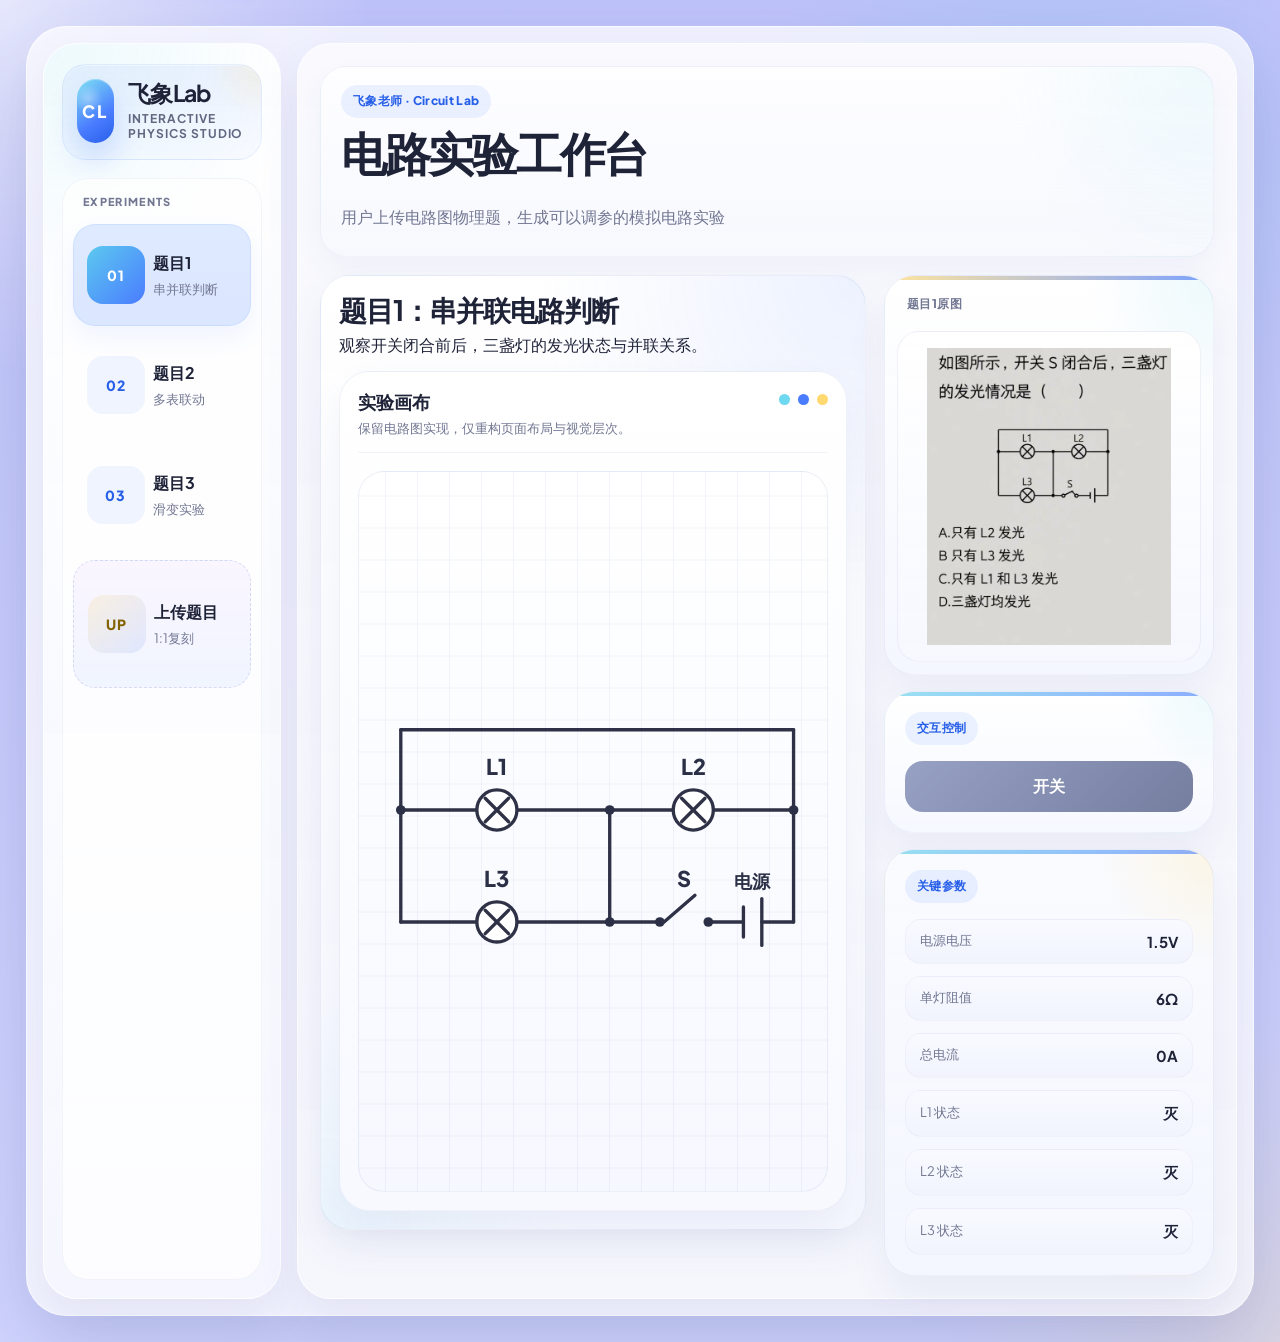
<file: index.html>
﻿<!DOCTYPE html>
<html lang="zh-CN">
<head>
  <meta charset="UTF-8" />
  <meta name="viewport" content="width=device-width, initial-scale=1.0" />
  <title>飞象老师电路物理实验 Demo</title>
  <link rel="stylesheet" href="./styles.css?v=20260401-0124" />
</head>
<body>
  <main class="page">
    <div id="app"></div>
  </main>
  <script src="./app.js?v=20260401-0124"></script>
  <script src="./upload-v2.js?v=20260401-0124"></script>
</body>
</html>
</file>
<file: styles.css>
@import url("https://fonts.googleapis.com/css2?family=Plus+Jakarta+Sans:wght@400;500;600;700;800&display=swap");

:root {
  --bg: #c1c6fb;
  --bg-soft: #e7e8ff;
  --surface: #f7f8fd;
  --panel: #ffffff;
  --panel-soft: #f2f5fd;
  --ink: #1f2338;
  --ink-soft: #727792;
  --accent: #4a7cff;
  --accent-strong: #275fe8;
  --accent-soft: rgba(74, 124, 255, 0.14);
  --warm: #ffd86f;
  --mint: #69d3ea;
  --line: rgba(103, 114, 172, 0.11);
  --line-strong: rgba(90, 102, 161, 0.18);
  --shadow: 0 30px 80px rgba(64, 73, 134, 0.16);
  --shadow-soft: 0 18px 42px rgba(64, 73, 134, 0.09);
  --radius-xl: 34px;
  --radius-lg: 24px;
  --radius-md: 18px;
  --radius-sm: 14px;
}

* {
  box-sizing: border-box;
}

html,
body {
  margin: 0;
  min-height: 100%;
  color: var(--ink);
  font-family: "Plus Jakarta Sans", "PingFang SC", "Microsoft YaHei", sans-serif;
  background:
    radial-gradient(circle at top left, rgba(255, 255, 255, 0.62), transparent 20%),
    radial-gradient(circle at 82% 14%, rgba(94, 207, 240, 0.22), transparent 20%),
    radial-gradient(circle at bottom right, rgba(255, 216, 111, 0.18), transparent 18%),
    linear-gradient(180deg, #c0c4fb 0%, #d1d5ff 100%);
}

body {
  padding: 26px;
}

.page {
  width: min(1480px, 100%);
  margin: 0 auto;
}

.stage {
  background: rgba(250, 250, 255, 0.8);
  border: 1px solid rgba(255, 255, 255, 0.7);
  border-radius: 40px;
  box-shadow: 0 30px 90px rgba(75, 83, 140, 0.2);
  backdrop-filter: blur(22px);
  padding: 16px;
}

.dashboard-shell {
  display: grid;
  grid-template-columns: 238px minmax(0, 1fr);
  gap: 16px;
  min-height: calc(100vh - 80px);
}

.sidebar,
.dashboard-main {
  min-width: 0;
}

.sidebar {
  display: grid;
  grid-template-rows: auto 1fr;
  gap: 18px;
  padding: 20px 18px 18px;
  background:
    radial-gradient(circle at top left, rgba(105, 211, 234, 0.12), transparent 20%),
    linear-gradient(180deg, rgba(255, 255, 255, 0.97), rgba(245, 247, 255, 0.93));
  border: 1px solid rgba(255, 255, 255, 0.78);
  border-radius: var(--radius-xl);
  box-shadow: var(--shadow-soft);
}

.sidebar-brand {
  display: flex;
  align-items: center;
  gap: 14px;
  padding: 14px 14px 16px;
  border-radius: 24px;
  background:
    radial-gradient(circle at top right, rgba(255, 216, 111, 0.16), transparent 24%),
    linear-gradient(180deg, rgba(74, 124, 255, 0.09), rgba(74, 124, 255, 0.03));
  border: 1px solid rgba(74, 124, 255, 0.09);
  box-shadow: inset 0 1px 0 rgba(255, 255, 255, 0.4);
}

.sidebar-brand__mark {
  width: 64px;
  height: 64px;
  border-radius: 22px;
  display: grid;
  place-items: center;
  background:
    radial-gradient(circle at 30% 30%, rgba(255, 255, 255, 0.34), transparent 28%),
    linear-gradient(145deg, #7ce0f3, #4a7cff 62%, #275fe8);
  color: #ffffff;
  font-size: 17px;
  font-weight: 800;
  letter-spacing: 0.12em;
  box-shadow:
    inset 0 1px 0 rgba(255, 255, 255, 0.28),
    0 18px 30px rgba(74, 124, 255, 0.24);
}

.sidebar-brand__text {
  display: grid;
  gap: 5px;
}

.sidebar-brand__text strong {
  font-size: 23px;
  line-height: 1.05;
  letter-spacing: -0.03em;
}

.sidebar-brand__text span {
  color: #616780;
  font-size: 12px;
  font-weight: 700;
  letter-spacing: 0.08em;
  text-transform: uppercase;
}

.tabs {
  display: grid;
  gap: 8px;
  align-content: start;
  padding: 10px;
  border-radius: 26px;
  background: rgba(255, 255, 255, 0.72);
  border: 1px solid rgba(112, 124, 182, 0.08);
}

.tabs__label {
  padding: 6px 10px 8px;
  color: var(--ink-soft);
  font-size: 11px;
  font-weight: 800;
  letter-spacing: 0.12em;
  text-transform: uppercase;
}

.tab,
.chip-btn,
.control-btn {
  font: inherit;
}

.tab {
  display: grid;
  grid-template-columns: 52px 1fr;
  align-items: center;
  gap: 14px;
  width: 100%;
  border: none;
  border-radius: 22px;
  min-height: 102px;
  padding: 20px 14px;
  color: var(--ink);
  background: transparent;
  cursor: pointer;
  text-align: left;
  transition: background 180ms ease, transform 180ms ease, box-shadow 180ms ease;
}

.tab--upload {
  margin-top: 6px;
  min-height: 128px;
  background:
    linear-gradient(180deg, rgba(250, 245, 255, 0.96), rgba(239, 244, 255, 0.92));
  border: 1px dashed rgba(110, 126, 200, 0.24);
  animation: upload-pulse 2.4s ease-in-out infinite;
}

.tab:hover {
  background: rgba(74, 124, 255, 0.07);
  transform: translateY(-1px);
}

.tab.active {
  background: linear-gradient(180deg, rgba(222, 234, 255, 0.98), rgba(213, 226, 255, 0.86));
  box-shadow:
    inset 0 0 0 1px rgba(74, 124, 255, 0.1),
    0 12px 24px rgba(74, 124, 255, 0.08);
}

.tab__index {
  width: 58px;
  height: 58px;
  border-radius: 16px;
  display: grid;
  place-items: center;
  background: rgba(74, 124, 255, 0.08);
  color: var(--accent-strong);
  font-size: 14px;
  font-weight: 800;
  letter-spacing: 0.08em;
}

.tab.active .tab__index {
  background: linear-gradient(135deg, #5cc9ef, #4a7cff);
  color: #ffffff;
}

.tab--upload .tab__index {
  background: linear-gradient(135deg, rgba(255, 216, 111, 0.2), rgba(74, 124, 255, 0.12));
  color: #826100;
}

.tab--upload.active {
  background:
    linear-gradient(180deg, rgba(235, 240, 255, 0.98), rgba(225, 233, 255, 0.9));
  border-style: solid;
}

.tab__content {
  display: grid;
  gap: 5px;
}

.tab__content strong {
  font-size: 16px;
  font-weight: 700;
}

.tab__content span {
  color: var(--ink-soft);
  font-size: 13px;
  line-height: 1.45;
}

.dashboard-main {
  display: grid;
  gap: 18px;
  padding: 22px;
  background: linear-gradient(180deg, rgba(249, 249, 254, 0.98), rgba(244, 246, 252, 0.94));
  border-radius: var(--radius-xl);
  border: 1px solid rgba(255, 255, 255, 0.8);
  box-shadow: var(--shadow-soft);
}

.product-topbar {
  display: grid;
  grid-template-columns: minmax(0, 1fr);
  align-items: start;
  gap: 16px;
  padding: 18px 20px 10px;
  border-radius: 26px;
  background:
    radial-gradient(circle at top right, rgba(105, 211, 234, 0.1), transparent 24%),
    linear-gradient(180deg, rgba(255, 255, 255, 0.78), rgba(247, 249, 255, 0.62));
  border: 1px solid rgba(112, 124, 182, 0.08);
  box-shadow: 0 14px 28px rgba(84, 95, 154, 0.05);
}

.brand-block {
  display: grid;
  gap: 10px;
  max-width: 760px;
}

.brand-block__tag,
.panel-card__label {
  display: inline-flex;
  width: fit-content;
  align-items: center;
  padding: 8px 12px;
  border-radius: 999px;
  background: rgba(74, 124, 255, 0.1);
  color: var(--accent-strong);
  font-size: 12px;
  font-weight: 800;
  letter-spacing: 0.03em;
}

.brand-block h1,
.panel-card h2,
.panel-card p {
  margin: 0;
}

.brand-block h1 {
  font-size: clamp(30px, 3.6vw, 46px);
  line-height: 1.06;
  letter-spacing: -0.05em;
}

.brand-block p,
.panel-card p,
.hint,
.empty-state__desc {
  color: var(--ink-soft);
  line-height: 1.72;
}

.workspace {
  display: grid;
  grid-template-columns: minmax(0, 1fr) minmax(288px, 330px);
  gap: 18px;
  align-items: start;
}

.workspace-main,
.workspace-right {
  display: grid;
  gap: 16px;
  align-content: start;
}

.workspace-right {
  position: sticky;
  top: 18px;
}

.focus-panel,
.panel-card,
.preview-card,
.canvas {
  border-radius: 30px;
  border: 1px solid rgba(113, 124, 182, 0.1);
  background: rgba(255, 255, 255, 0.95);
  box-shadow: 0 18px 36px rgba(91, 103, 162, 0.08);
}

.focus-panel {
  display: grid;
  gap: 14px;
  padding: 18px;
  background:
    radial-gradient(circle at top right, rgba(74, 124, 255, 0.1), transparent 30%),
    radial-gradient(circle at bottom left, rgba(105, 211, 234, 0.08), transparent 22%),
    linear-gradient(180deg, rgba(255, 255, 255, 0.98), rgba(246, 248, 255, 0.96));
}

.focus-panel__head {
  display: grid;
  grid-template-columns: 1fr;
  gap: 10px;
  align-items: start;
}

.focus-panel__copy {
  display: grid;
  gap: 8px;
}

.focus-panel__copy h2 {
  margin: 0;
  font-size: clamp(24px, 2.2vw, 32px);
  line-height: 1.12;
  letter-spacing: -0.04em;
}

.focus-panel__copy p {
  margin: 0;
  max-width: 620px;
}

.panel-card {
  position: relative;
  overflow: hidden;
  display: grid;
  gap: 16px;
  padding: 20px;
}

.panel-card::before {
  content: "";
  position: absolute;
  inset: 0 auto auto 0;
  width: 100%;
  height: 4px;
  background: linear-gradient(90deg, rgba(102, 210, 235, 0.92), rgba(74, 124, 255, 0.86));
  opacity: 0.72;
}

.panel-card h2 {
  font-size: 24px;
  line-height: 1.2;
  letter-spacing: -0.03em;
}

.panel-card--feature {
  min-height: 0;
  background:
    radial-gradient(circle at top right, rgba(105, 211, 234, 0.12), transparent 24%),
    linear-gradient(180deg, rgba(255, 255, 255, 0.99), rgba(245, 248, 255, 0.95));
}

.panel-card--params {
  background:
    radial-gradient(circle at top right, rgba(255, 216, 111, 0.18), transparent 22%),
    linear-gradient(180deg, rgba(250, 251, 255, 0.99), rgba(243, 246, 255, 0.95));
}

.preview-card {
  position: relative;
  overflow: hidden;
  padding: 12px;
  background:
    radial-gradient(circle at top right, rgba(105, 211, 234, 0.12), transparent 24%),
    linear-gradient(180deg, rgba(255, 255, 255, 0.99), rgba(244, 247, 255, 0.98));
}

.preview-card::before {
  content: "";
  position: absolute;
  inset: 0 auto auto 0;
  width: 100%;
  height: 4px;
  background: linear-gradient(90deg, rgba(255, 216, 111, 0.88), rgba(74, 124, 255, 0.9));
  opacity: 0.78;
}

.preview-card__title {
  margin-bottom: 10px;
  padding: 8px 10px;
  font-size: 12px;
  font-weight: 800;
  color: var(--ink-soft);
  letter-spacing: 0.04em;
  text-transform: uppercase;
}

.preview-card img {
  width: 100%;
  display: block;
  aspect-ratio: 0.92;
  object-fit: contain;
  padding: 16px;
  border-radius: 22px;
  border: 1px solid rgba(117, 129, 188, 0.1);
  background: linear-gradient(180deg, rgba(255, 255, 255, 1), rgba(246, 248, 255, 0.96));
}

.preview-card--placeholder {
  min-height: 0;
}

.preview-card__placeholder {
  min-height: 280px;
  border-radius: 22px;
  border: 1px dashed rgba(116, 129, 191, 0.26);
  background: linear-gradient(180deg, rgba(240, 244, 255, 0.9), rgba(248, 249, 255, 0.92));
  display: grid;
  place-items: center;
  font-weight: 800;
  color: var(--ink-soft);
}

.canvas {
  overflow: hidden;
  display: grid;
  grid-template-rows: auto minmax(0, 1fr);
  min-height: 840px;
  padding: 18px;
  background:
    linear-gradient(180deg, rgba(255, 255, 255, 0.98) 0%, rgba(247, 249, 255, 0.98) 100%);
}

.canvas__topbar {
  display: flex;
  justify-content: space-between;
  align-items: flex-start;
  gap: 16px;
  margin-bottom: 18px;
  padding-bottom: 14px;
  border-bottom: 1px solid rgba(111, 123, 186, 0.08);
}

.canvas__title {
  display: grid;
  gap: 5px;
}

.canvas__title strong {
  font-size: 18px;
}

.canvas__title span {
  color: var(--ink-soft);
  font-size: 13px;
}

.canvas__signals {
  display: flex;
  gap: 8px;
  padding-top: 4px;
}

.canvas__signals span {
  width: 11px;
  height: 11px;
  border-radius: 999px;
  background: rgba(112, 122, 176, 0.2);
}

.canvas__signals span:nth-child(1) {
  background: #6dd8ef;
}

.canvas__signals span:nth-child(2) {
  background: #4a7cff;
}

.canvas__signals span:nth-child(3) {
  background: #ffd86f;
}

.svg-wrap {
  display: grid;
  place-items: center;
  min-height: 0;
  border-radius: 26px;
  overflow: hidden;
  border: 1px solid rgba(117, 129, 188, 0.12);
  background:
    linear-gradient(rgba(160, 171, 216, 0.12) 1px, transparent 1px),
    linear-gradient(90deg, rgba(160, 171, 216, 0.12) 1px, transparent 1px),
    linear-gradient(180deg, #ffffff 0%, #f6f8ff 100%);
  background-size: 32px 32px, 32px 32px, auto;
  background-position: center center;
}

.svg-wrap svg {
  width: 100%;
  height: auto;
  display: block;
}

.scene-stage {
  position: relative;
  min-height: 0;
  border-radius: 24px;
  overflow: hidden;
  background:
    linear-gradient(rgba(160, 171, 216, 0.12) 1px, transparent 1px),
    linear-gradient(90deg, rgba(160, 171, 216, 0.12) 1px, transparent 1px),
    linear-gradient(180deg, #ffffff 0%, #f6f8ff 100%);
  background-size: 28px 28px, 28px 28px, auto;
  background-position: center center;
}

.scene-stage--upload {
  min-height: 720px;
  display: grid;
}

.scene-stage--upload svg {
  width: 100%;
  height: 100% !important;
  display: block;
}

.scene-stage svg {
  position: relative;
  z-index: 2;
  width: 100%;
  height: auto;
  display: block;
}

.scene-wire {
  fill: none;
  stroke-linecap: round;
  stroke-linejoin: round;
}

.scene-wire--active {
  stroke: rgba(74, 124, 255, 0.92) !important;
  filter: drop-shadow(0 0 10px rgba(74, 124, 255, 0.24));
}

.scene-line,
.scene-shell,
.scene-primitive {
  fill: none;
  stroke: #2f3246;
  stroke-width: 4;
  stroke-linecap: round;
  stroke-linejoin: round;
}

.scene-shell {
  fill: #ffffff;
}

.scene-glow {
  fill: rgba(255, 216, 94, 0.24);
  stroke: none;
}

.scene-primitive--active,
.scene-component--active .scene-line,
.scene-component--active .scene-shell,
.scene-component--active .scene-inline-label {
  stroke: var(--accent-strong);
}

.scene-label {
  fill: #2b3047;
  font-size: 18px;
  font-weight: 800;
}

.scene-inline-label {
  fill: #2b3047;
  stroke: none;
  font-size: 18px;
  font-weight: 800;
}

.scene-arrow {
  fill: #2b3047;
  stroke: none;
}

.scene-node {
  fill: #2b3047;
}

.scene-node--solid,
.scene-node--live {
  fill: var(--accent);
}

.empty-state {
  height: 100%;
  min-height: 560px;
  display: grid;
  place-items: center;
  align-content: center;
  gap: 14px;
  text-align: center;
}

.empty-state__icon,
.upload-empty__icon {
  width: 78px;
  height: 78px;
  border-radius: 24px;
  display: grid;
  place-items: center;
  background: linear-gradient(135deg, rgba(109, 216, 239, 0.92), rgba(74, 124, 255, 0.92));
  color: #ffffff;
  font-size: 32px;
  font-weight: 900;
  box-shadow: 0 16px 26px rgba(74, 124, 255, 0.18);
}

.empty-state__title,
.upload-empty__title {
  font-size: 28px;
  font-weight: 800;
  letter-spacing: -0.03em;
}

.control-stack,
.kv-list {
  display: grid;
  gap: 12px;
}

.kv-list--tight {
  gap: 10px;
}

.kv-list--meter-grid {
  grid-template-columns: repeat(2, minmax(0, 1fr));
  gap: 10px;
}

.mini-actions {
  display: flex;
  flex-wrap: wrap;
  gap: 8px;
}

.control-btn {
  width: 100%;
  border: none;
  border-radius: 18px;
  padding: 14px 16px;
  font-weight: 700;
  color: #ffffff;
  background: linear-gradient(135deg, #5ecff0, #4a7cff);
  box-shadow: 0 14px 24px rgba(74, 124, 255, 0.18);
  cursor: pointer;
  transition: transform 180ms ease, box-shadow 180ms ease, opacity 180ms ease;
}

.control-btn:hover:not([disabled]) {
  transform: translateY(-1px);
  box-shadow: 0 20px 30px rgba(74, 124, 255, 0.24);
}

.control-btn[disabled] {
  opacity: 0.55;
  cursor: not-allowed;
  box-shadow: none;
}

.control-btn--off {
  background: linear-gradient(135deg, #97a1c4, #757e9f);
  box-shadow: none;
}

.chip-btn {
  border: 1px solid rgba(74, 124, 255, 0.08);
  border-radius: 999px;
  padding: 9px 13px;
  font-size: 12px;
  font-weight: 800;
  color: var(--ink);
  background: rgba(74, 124, 255, 0.06);
  cursor: pointer;
  transition: background 180ms ease, border-color 180ms ease, color 180ms ease;
}

.chip-btn.active {
  background: rgba(74, 124, 255, 0.14);
  border-color: rgba(74, 124, 255, 0.18);
  color: var(--accent-strong);
}

.slider-panel {
  display: grid;
  gap: 8px;
  padding: 14px 16px;
  border-radius: 18px;
  background: linear-gradient(180deg, #f6f8ff, #eef3ff);
  border: 1px solid rgba(113, 124, 182, 0.08);
  font-size: 13px;
  font-weight: 700;
  color: var(--ink-soft);
}

.slider-panel input[type="range"] {
  width: 100%;
  accent-color: var(--accent);
}

body.is-dragging-slider {
  user-select: none;
  cursor: grabbing;
}

.kv-item {
  display: flex;
  align-items: center;
  justify-content: space-between;
  gap: 12px;
  padding: 12px 14px;
  border-radius: 16px;
  background: linear-gradient(180deg, #f8faff, #f1f4fd);
  color: var(--ink-soft);
  font-size: 13px;
  border: 1px solid rgba(113, 124, 182, 0.06);
}

.kv-item strong {
  color: var(--ink);
  font-size: 15px;
}

.kv-item--compact {
  min-height: 76px;
  flex-direction: column;
  align-items: flex-start;
  justify-content: space-between;
  gap: 8px;
  padding: 12px;
}

.kv-item--compact span {
  font-size: 12px;
  letter-spacing: 0.03em;
}

.kv-item--compact strong {
  font-size: 18px;
  line-height: 1.25;
  word-break: break-word;
}

.trend {
  transition: color 180ms ease, transform 180ms ease;
}

.trend--up {
  color: #c98600;
}

.trend--down {
  color: #5b678c;
}

.trend--steady {
  color: var(--ink);
}

.bottom-panels {
  display: grid;
  grid-template-columns: repeat(3, minmax(0, 1fr));
  gap: 16px;
}

.fact-list {
  margin: 0;
  padding-left: 20px;
  color: var(--ink-soft);
  line-height: 1.8;
}

.fact-list li + li {
  margin-top: 6px;
}

.wire,
.component-line,
.current-path {
  fill: none;
  stroke-linecap: round;
  stroke-linejoin: round;
}

.scene-slider-track {
  stroke: rgba(77, 102, 176, 0.45);
  stroke-width: 3;
  stroke-linecap: round;
}

.scene-slider-handle {
  fill: #4a7cff;
  stroke: #ffffff;
  stroke-width: 3;
  filter: drop-shadow(0 4px 10px rgba(74, 124, 255, 0.32));
}

.scene-slider-hit {
  fill: transparent;
  cursor: grab;
}

.wire,
.component-line {
  stroke: #2f3246;
  stroke-width: 4;
}

.circuit-live .wire {
  stroke: rgba(255, 204, 76, 0.96);
  filter: drop-shadow(0 0 10px rgba(255, 204, 76, 0.34));
}

.current-path {
  stroke: rgba(255, 204, 76, 0.96);
  stroke-width: 6;
  filter: drop-shadow(0 0 10px rgba(255, 204, 76, 0.34));
}

.lamp-shell {
  fill: #ffffff;
  stroke: #2f3246;
  stroke-width: 4;
}

.lamp-cross {
  stroke: #2f3246;
  stroke-width: 4;
  stroke-linecap: round;
}

.label,
.sub-label {
  fill: #2b3047;
  font-weight: 800;
}

.label {
  font-size: 26px;
}

.sub-label {
  font-size: 22px;
}

.node {
  fill: #2b3047;
}

.node.live {
  fill: var(--accent);
}

.lamp-glow,
.component-glow {
  stroke: none;
}

.component-line--live {
  stroke: rgba(255, 204, 76, 0.96);
  filter: drop-shadow(0 0 10px rgba(255, 204, 76, 0.34));
}

.switch-hit,
.slider-hit {
  cursor: pointer;
}

.active-component .lamp-shell,
.active-component .component-line,
.active-component .label {
  stroke: #d79d10;
  fill: #d79d10;
}

.active-component .lamp-shell {
  fill: #ffffff;
}

@keyframes upload-pulse {
  0%,
  100% {
    transform: translateY(0);
    box-shadow:
      inset 0 0 0 1px rgba(110, 126, 200, 0.08),
      0 10px 20px rgba(74, 124, 255, 0.06);
  }
  50% {
    transform: translateY(-2px);
    box-shadow:
      inset 0 0 0 1px rgba(110, 126, 200, 0.12),
      0 18px 28px rgba(74, 124, 255, 0.14);
  }
}

.upload-empty {
  min-height: 100%;
  display: grid;
  place-items: center;
  align-content: center;
  gap: 14px;
  padding: 48px 24px;
  text-align: center;
  max-width: 620px;
  margin: 0 auto;
}

.upload-empty__desc {
  max-width: 520px;
  color: var(--ink-soft);
  line-height: 1.75;
}

.tab:focus-visible,
.control-btn:focus-visible,
.chip-btn:focus-visible {
  outline: 3px solid rgba(74, 124, 255, 0.22);
  outline-offset: 2px;
}

.upload-loading-mask {
  position: absolute;
  inset: 0;
  z-index: 4;
  display: grid;
  place-items: center;
  align-content: center;
  gap: 10px;
  background: rgba(247, 248, 255, 0.86);
  backdrop-filter: blur(6px);
  text-align: center;
}

.upload-loading-mask strong {
  font-size: 20px;
}

.upload-loading-mask span {
  max-width: 420px;
  color: var(--ink-soft);
  line-height: 1.7;
}

.upload-spinner {
  width: 42px;
  height: 42px;
  border: 4px solid rgba(74, 124, 255, 0.16);
  border-top-color: var(--accent);
  border-radius: 999px;
  animation: upload-spin 0.9s linear infinite;
}

.upload-status {
  margin-bottom: 14px;
  padding: 14px 16px;
  border-radius: 16px;
  font-size: 14px;
  font-weight: 700;
}

.upload-status--success {
  color: #1552d2;
  background: rgba(74, 124, 255, 0.1);
  border: 1px solid rgba(74, 124, 255, 0.16);
}

.upload-status--error {
  color: #b24d3c;
  background: rgba(210, 82, 55, 0.08);
  border: 1px solid rgba(210, 82, 55, 0.16);
}

@keyframes upload-spin {
  from {
    transform: rotate(0deg);
  }
  to {
    transform: rotate(360deg);
  }
}

.hidden-input {
  display: none;
}

@media (max-width: 1260px) {
  .dashboard-shell {
    grid-template-columns: 220px minmax(0, 1fr);
  }

  .workspace {
    grid-template-columns: 1fr;
  }

  .workspace-right {
    position: static;
    grid-template-columns: repeat(3, minmax(0, 1fr));
  }
}

@media (max-width: 980px) {
  body {
    padding: 16px;
  }

  .dashboard-shell {
    grid-template-columns: 1fr;
  }

  .sidebar {
    grid-template-rows: auto;
  }

  .tabs {
    grid-template-columns: repeat(2, minmax(0, 1fr));
  }

  .tabs__label {
    grid-column: 1 / -1;
  }

  .product-topbar,
  .focus-panel__head {
    grid-template-columns: 1fr;
    display: grid;
  }

  .workspace {
    grid-template-columns: 1fr;
  }

  .workspace-right,
  .bottom-panels {
    grid-template-columns: 1fr;
  }
}

@media (max-width: 720px) {
  .stage,
  .dashboard-main,
  .sidebar {
    border-radius: 26px;
  }

  .brand-block h1 {
    font-size: 32px;
  }

  .tab {
    grid-template-columns: 42px 1fr;
  }

  .canvas {
    min-height: 540px;
    padding: 14px;
  }

  .focus-panel {
    padding: 14px;
  }

  .svg-wrap,
  .scene-stage {
    border-radius: 18px;
  }

  .focus-panel,
  .panel-card,
  .preview-card {
    border-radius: 22px;
  }
}

@media (prefers-reduced-motion: reduce) {
  *,
  *::before,
  *::after {
    animation-duration: 0.01ms !important;
    animation-iteration-count: 1 !important;
    transition-duration: 0.01ms !important;
    scroll-behavior: auto !important;
  }
}
</file>
